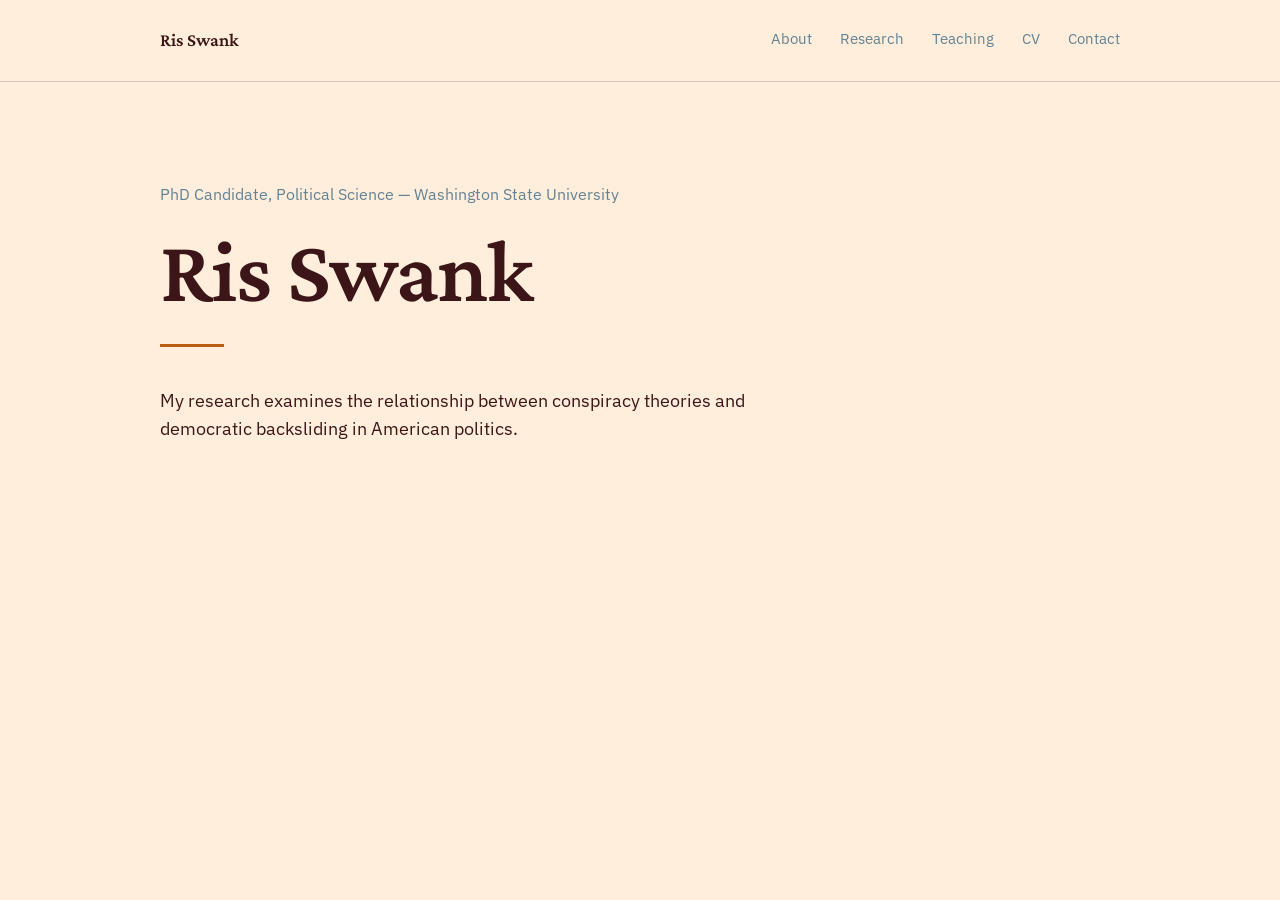
<file: index.html>
<!DOCTYPE html>
<html lang="en">
<head>
<meta charset="UTF-8">
<meta name="viewport" content="width=device-width, initial-scale=1.0">
<title>Ris Swank — Political Science, Washington State University</title>
<link rel="preconnect" href="https://fonts.googleapis.com">
<link rel="preconnect" href="https://fonts.gstatic.com" crossorigin>
<link href="https://fonts.googleapis.com/css2?family=Crimson+Pro:wght@600&family=IBM+Plex+Sans:wght@400;500;600&display=swap" rel="stylesheet">
<link rel="stylesheet" href="styles.css">
</head>
<body>

<header>
  <div class="header-inner">
    <div class="wordmark">Ris Swank</div>
    <nav>
      <a href="about.html">About</a>
      <a href="research.html">Research</a>
      <a href="teaching.html">Teaching</a>
      <a href="cv.html">CV</a>
      <a href="contact.html">Contact</a>
    </nav>
  </div>
</header>

<section class="hero">
  <div class="wrap">
    <p class="kicker">PhD Candidate, Political Science — Washington State University</p>
    <h1 class="hero-name">Ris Swank</h1>
    <hr class="hero-rule">

    <div class="hero-summary">
      <p>My research examines the relationship between conspiracy theories and democratic backsliding in American politics.</p>
    </div>
  </div>
</section>

</body>
</html>
</file>
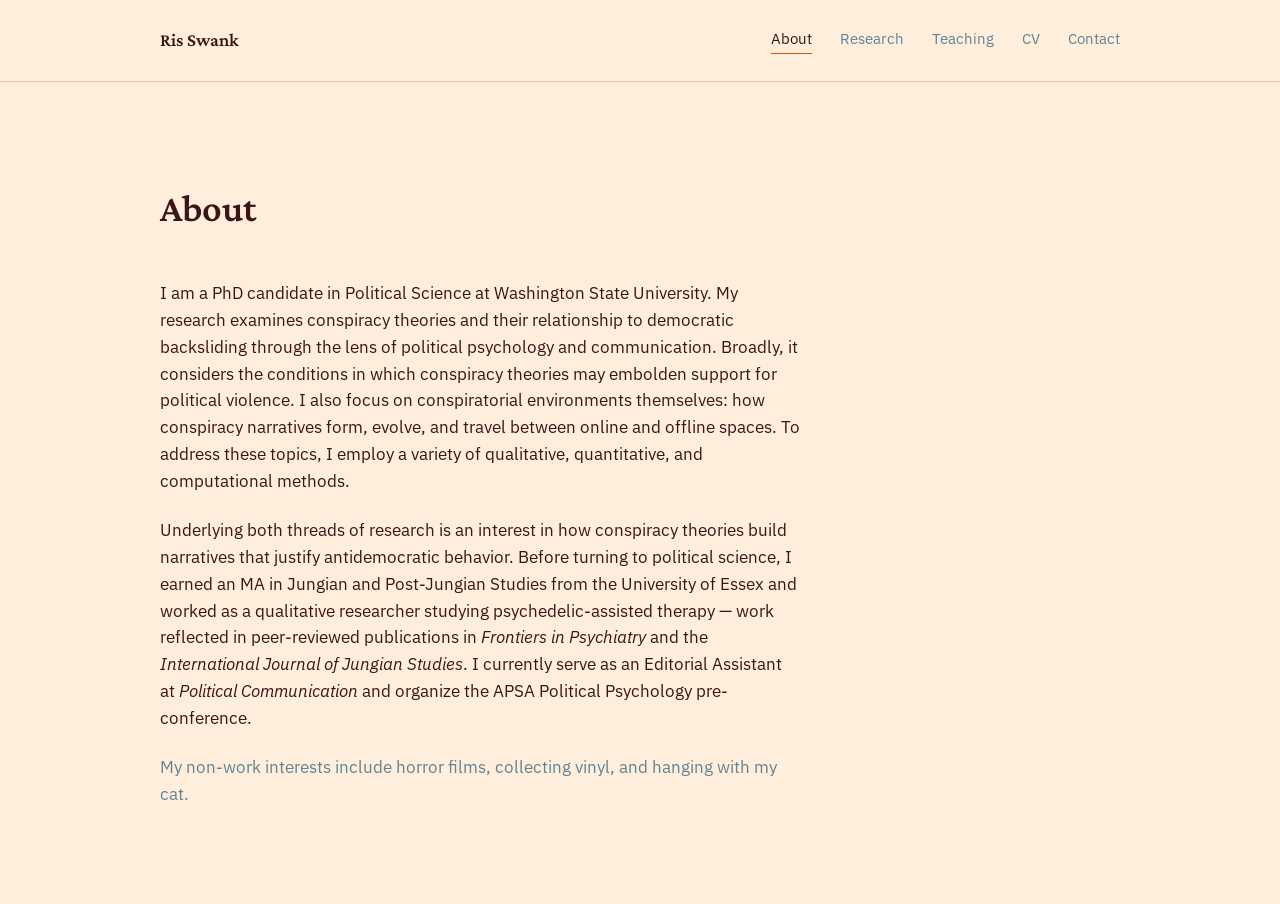
<file: about.html>
<!DOCTYPE html>
<html lang="en">
<head>
<meta charset="UTF-8">
<meta name="viewport" content="width=device-width, initial-scale=1.0">
<title>About — Ris Swank</title>
<link rel="preconnect" href="https://fonts.googleapis.com">
<link rel="preconnect" href="https://fonts.gstatic.com" crossorigin>
<link href="https://fonts.googleapis.com/css2?family=Crimson+Pro:wght@600&family=IBM+Plex+Sans:wght@400;500;600&display=swap" rel="stylesheet">
<link rel="stylesheet" href="styles.css">
</head>
<body>

<header>
  <div class="header-inner">
    <div class="wordmark"><a href="index.html">Ris Swank</a></div>
    <nav>
      <a href="about.html" class="active">About</a>
      <a href="research.html">Research</a>
      <a href="teaching.html">Teaching</a>
      <a href="cv.html">CV</a>
      <a href="contact.html">Contact</a>
    </nav>
  </div>
</header>

<section class="page">
  <div class="wrap">
    <h2>About</h2>
    <div class="about-body">
      <p>I am a PhD candidate in Political Science at Washington State University. My research examines conspiracy theories and their relationship to democratic backsliding through the lens of political psychology and communication. Broadly, it considers the conditions in which conspiracy theories may embolden support for political violence. I also focus on conspiratorial environments themselves: how conspiracy narratives form, evolve, and travel between online and offline spaces. To address these topics, I employ a variety of qualitative, quantitative, and computational methods.</p>
      <p>Underlying both threads of research is an interest in how conspiracy theories build narratives that justify antidemocratic behavior. Before turning to political science, I earned an MA in Jungian and Post-Jungian Studies from the University of Essex and worked as a qualitative researcher studying psychedelic-assisted therapy — work reflected in peer-reviewed publications in <em>Frontiers in Psychiatry</em> and the <em>International Journal of Jungian Studies</em>. I currently serve as an Editorial Assistant at <em>Political Communication</em> and organize the APSA Political Psychology pre-conference.</p>
      <p class="about-closing">My non-work interests include horror films, collecting vinyl, and hanging with my cat.</p>
    </div>
  </div>
</section>

</body>
</html>
</file>
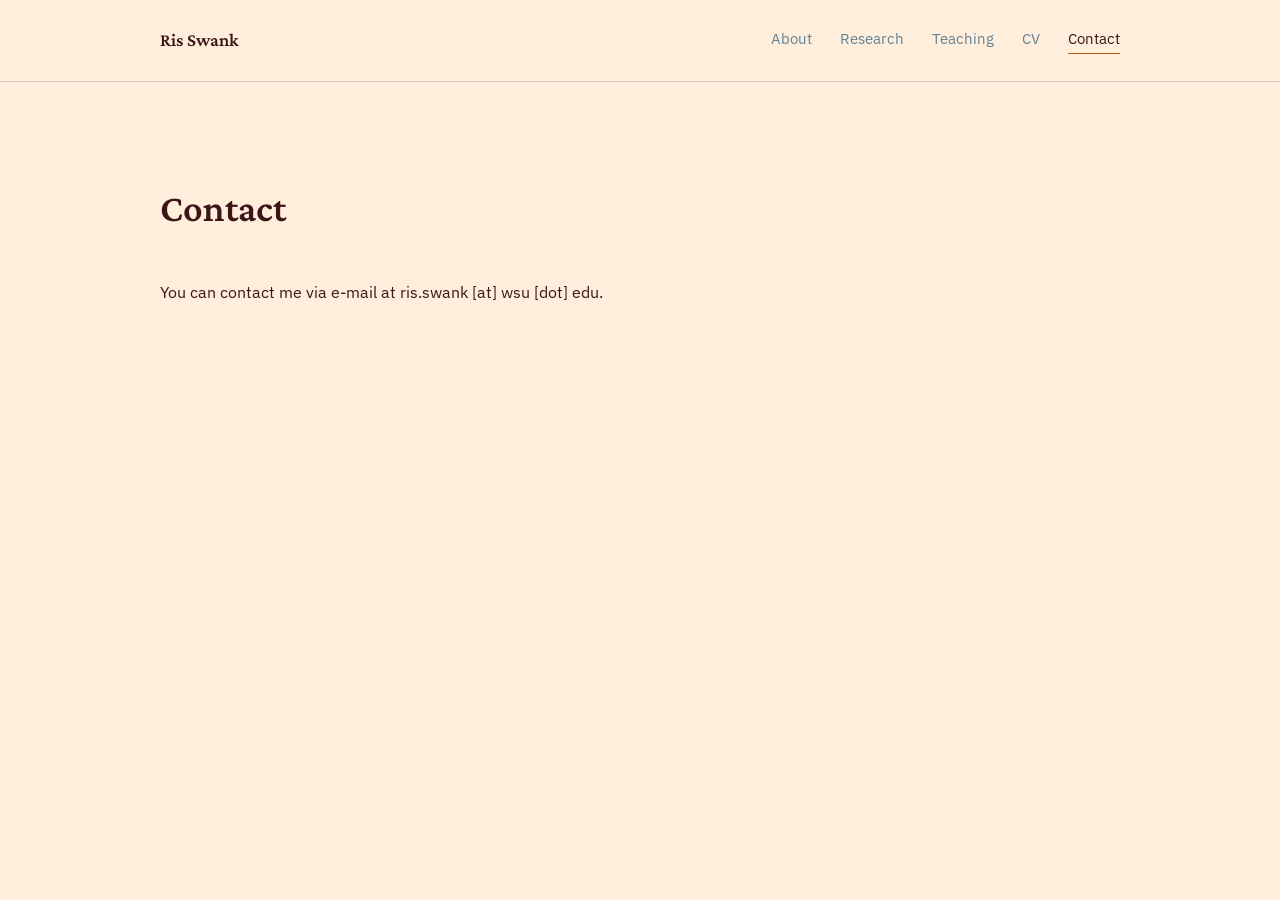
<file: contact.html>
<!DOCTYPE html>
<html lang="en">
<head>
<meta charset="UTF-8">
<meta name="viewport" content="width=device-width, initial-scale=1.0">
<title>Contact — Ris Swank</title>
<link rel="preconnect" href="https://fonts.googleapis.com">
<link rel="preconnect" href="https://fonts.gstatic.com" crossorigin>
<link href="https://fonts.googleapis.com/css2?family=Crimson+Pro:wght@600&family=IBM+Plex+Sans:wght@400;500;600&display=swap" rel="stylesheet">
<link rel="stylesheet" href="styles.css">
</head>
<body>

<header>
  <div class="header-inner">
    <div class="wordmark"><a href="index.html">Ris Swank</a></div>
    <nav>
      <a href="about.html">About</a>
      <a href="research.html">Research</a>
      <a href="teaching.html">Teaching</a>
      <a href="cv.html">CV</a>
      <a href="contact.html" class="active">Contact</a>
    </nav>
  </div>
</header>

<section class="page">
  <div class="wrap">
    <h2>Contact</h2>
    <p>You can contact me via e-mail at ris.swank [at] wsu [dot] edu.</p>
  </div>
</section>

</body>
</html>
</file>
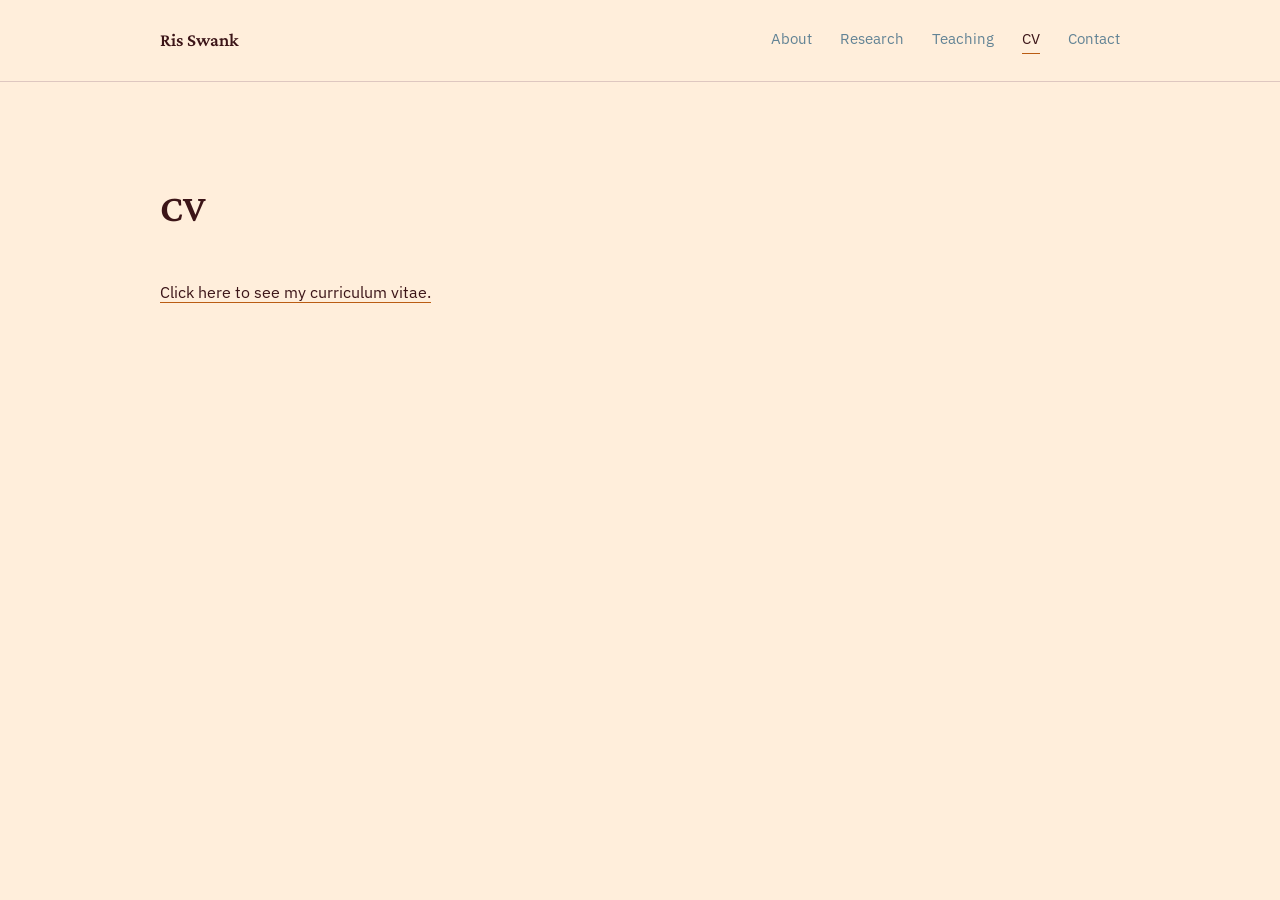
<file: cv.html>
<!DOCTYPE html>
<html lang="en">
<head>
<meta charset="UTF-8">
<meta name="viewport" content="width=device-width, initial-scale=1.0">
<title>CV — Ris Swank</title>
<link rel="preconnect" href="https://fonts.googleapis.com">
<link rel="preconnect" href="https://fonts.gstatic.com" crossorigin>
<link href="https://fonts.googleapis.com/css2?family=Crimson+Pro:wght@600&family=IBM+Plex+Sans:wght@400;500;600&display=swap" rel="stylesheet">
<link rel="stylesheet" href="styles.css">
</head>
<body>

<header>
  <div class="header-inner">
    <div class="wordmark"><a href="index.html">Ris Swank</a></div>
    <nav>
      <a href="about.html">About</a>
      <a href="research.html">Research</a>
      <a href="teaching.html">Teaching</a>
      <a href="cv.html" class="active">CV</a>
      <a href="contact.html">Contact</a>
    </nav>
  </div>
</header>

<section class="page">
  <div class="wrap">
    <h2>CV</h2>
    <p><a href="CV.pdf" target="_blank" rel="noopener">Click here to see my curriculum vitae.</a></p>
  </div>
</section>

</body>
</html>
</file>
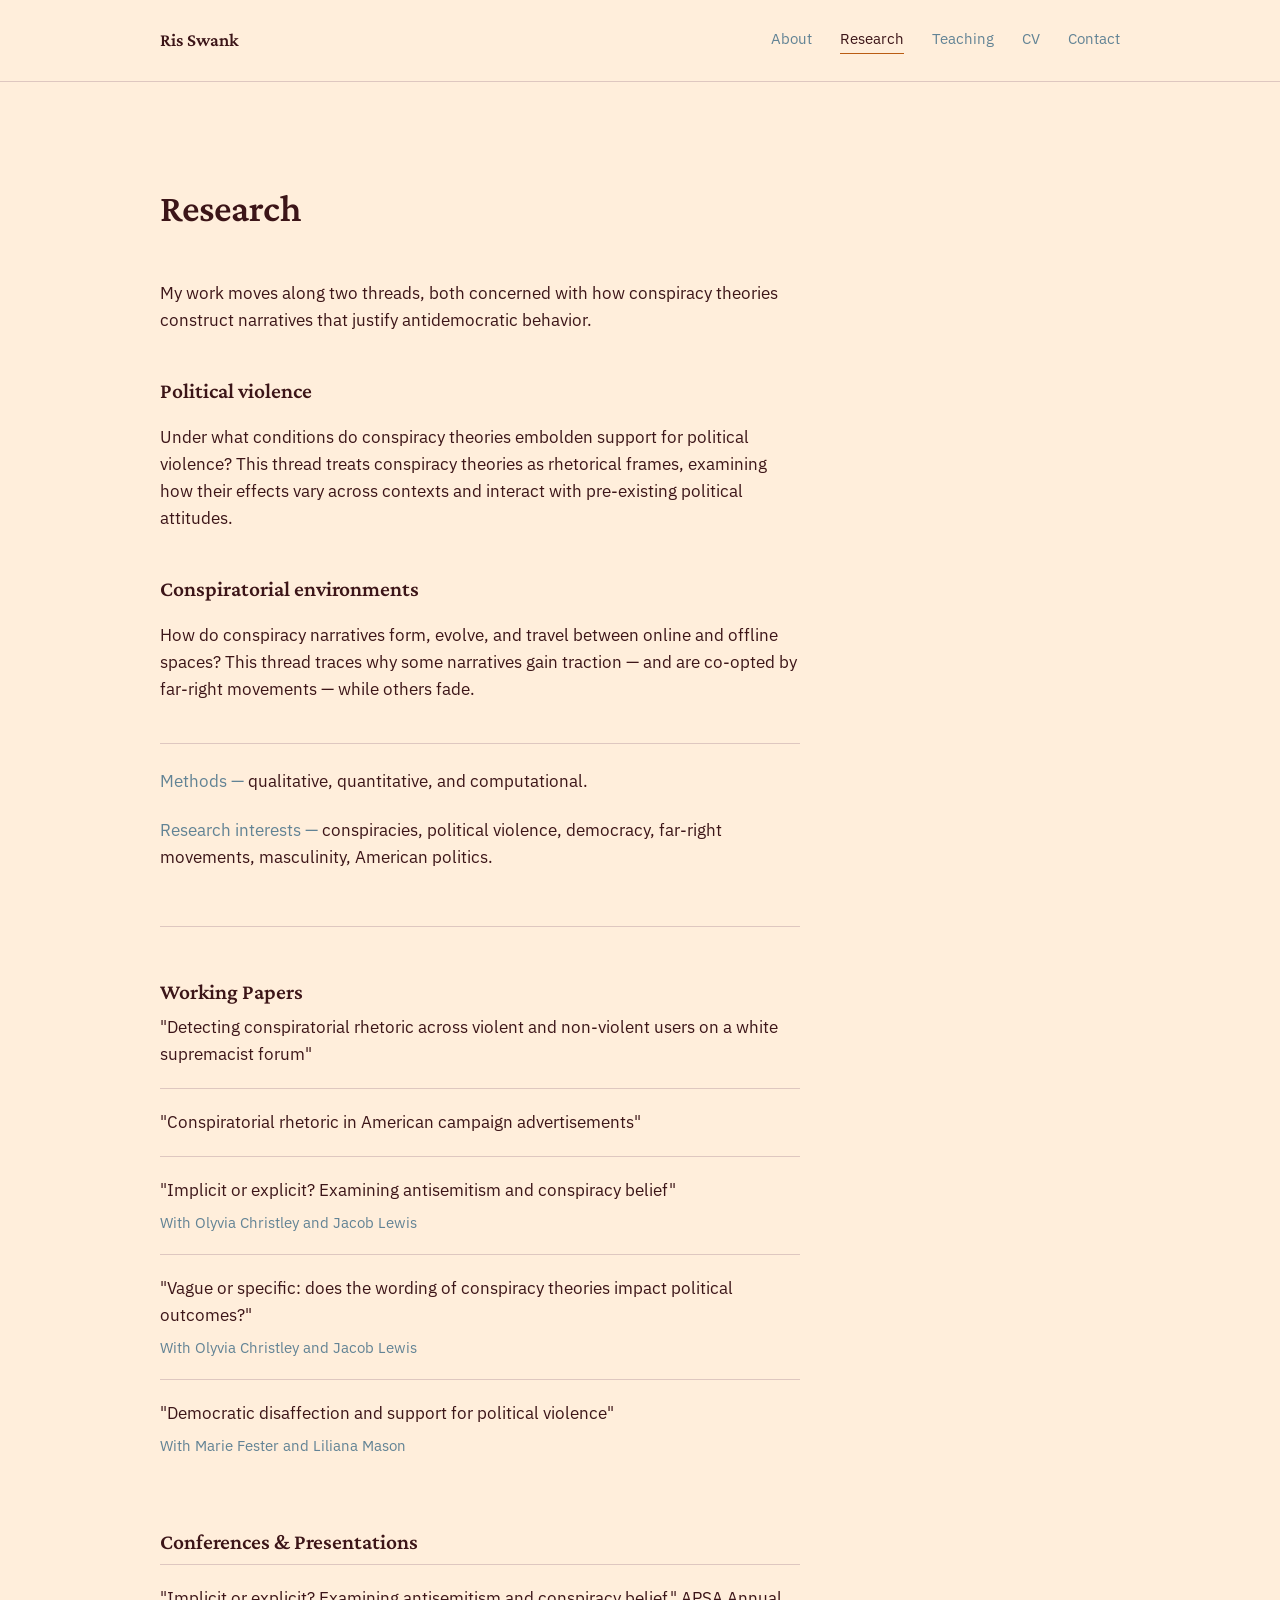
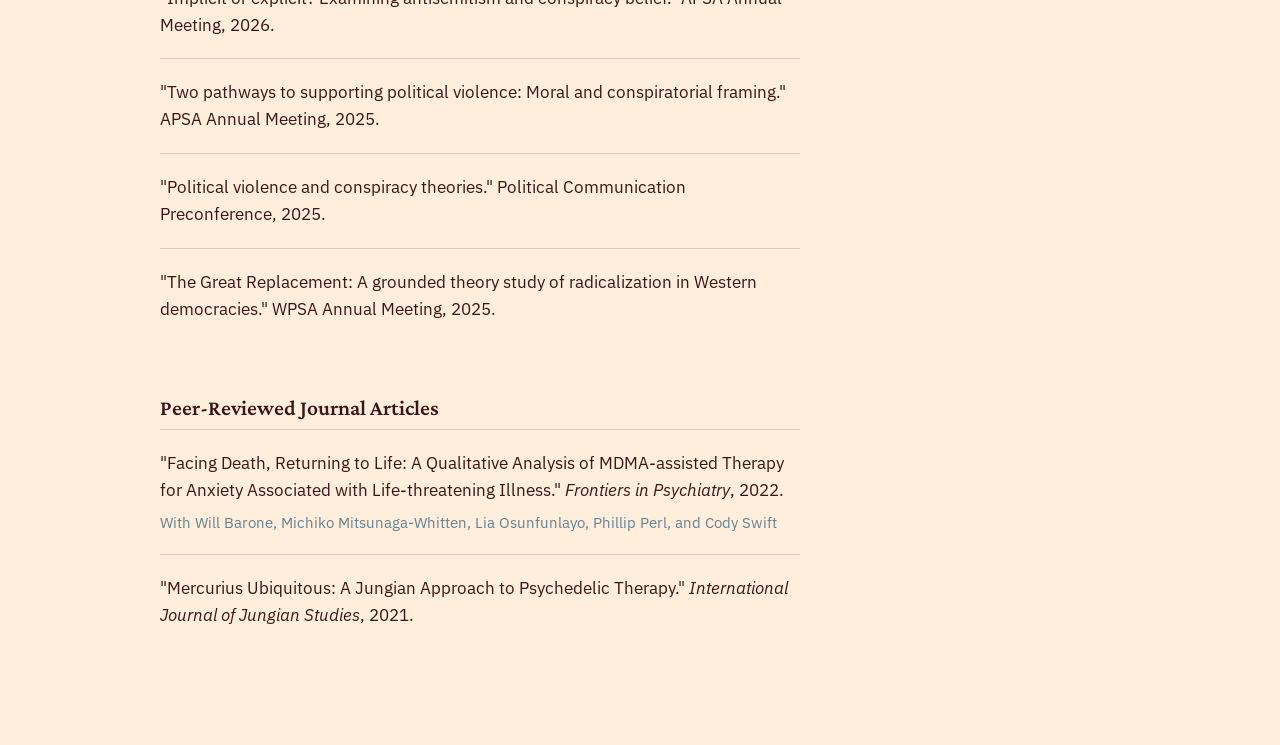
<file: research.html>
<!DOCTYPE html>
<html lang="en">
<head>
<meta charset="UTF-8">
<meta name="viewport" content="width=device-width, initial-scale=1.0">
<title>Research — Ris Swank</title>
<link rel="preconnect" href="https://fonts.googleapis.com">
<link rel="preconnect" href="https://fonts.gstatic.com" crossorigin>
<link href="https://fonts.googleapis.com/css2?family=Crimson+Pro:wght@600&family=IBM+Plex+Sans:wght@400;500;600&display=swap" rel="stylesheet">
<link rel="stylesheet" href="styles.css">
</head>
<body>

<header>
  <div class="header-inner">
    <div class="wordmark"><a href="index.html">Ris Swank</a></div>
    <nav>
      <a href="about.html">About</a>
      <a href="research.html" class="active">Research</a>
      <a href="teaching.html">Teaching</a>
      <a href="cv.html">CV</a>
      <a href="contact.html">Contact</a>
    </nav>
  </div>
</header>

<section class="page">
  <div class="wrap">
    <h2>Research</h2>
    <div class="research-body">
      <p>My work moves along two threads, both concerned with how conspiracy theories construct narratives that justify antidemocratic behavior.</p>

      <h3>Political violence</h3>
      <p>Under what conditions do conspiracy theories embolden support for political violence? This thread treats conspiracy theories as rhetorical frames, examining how their effects vary across contexts and interact with pre-existing political attitudes.</p>

      <h3>Conspiratorial environments</h3>
      <p>How do conspiracy narratives form, evolve, and travel between online and offline spaces? This thread traces why some narratives gain traction — and are co-opted by far-right movements — while others fade.</p>

      <p class="meta-line"><span class="meta-label">Methods — </span>qualitative, quantitative, and computational.</p>
      <p class="meta-line" style="margin-top: 20px; padding-top: 0; border-top: none;"><span class="meta-label">Research interests — </span>conspiracies, political violence, democracy, far-right movements, masculinity, American politics.</p>
    </div>

    <div class="pub-body">

      <h3>Working Papers</h3>

      <div class="pub-entry">
        <p>"Detecting conspiratorial rhetoric across violent and non-violent users on a white supremacist forum"</p>
      </div>
      <div class="pub-entry">
        <p>"Conspiratorial rhetoric in American campaign advertisements"</p>
      </div>
      <div class="pub-entry">
        <p>"Implicit or explicit? Examining antisemitism and conspiracy belief"
          <span class="pub-coauthors">With Olyvia Christley and Jacob Lewis</span>
        </p>
      </div>
      <div class="pub-entry">
        <p>"Vague or specific: does the wording of conspiracy theories impact political outcomes?"
          <span class="pub-coauthors">With Olyvia Christley and Jacob Lewis</span>
        </p>
      </div>
      <div class="pub-entry">
        <p>"Democratic disaffection and support for political violence"
          <span class="pub-coauthors">With Marie Fester and Liliana Mason</span>
        </p>
      </div>

      <h3>Conferences &amp; Presentations</h3>

      <div class="pub-entry">
        <p>"Implicit or explicit? Examining antisemitism and conspiracy belief." APSA Annual Meeting, 2026.</p>
      </div>
      <div class="pub-entry">
        <p>"Two pathways to supporting political violence: Moral and conspiratorial framing." APSA Annual Meeting, 2025.</p>
      </div>
      <div class="pub-entry">
        <p>"Political violence and conspiracy theories." Political Communication Preconference, 2025.</p>
      </div>
      <div class="pub-entry">
        <p>"The Great Replacement: A grounded theory study of radicalization in Western democracies." WPSA Annual Meeting, 2025.</p>
      </div>

      <h3>Peer-Reviewed Journal Articles</h3>

      <div class="pub-entry">
        <p>"Facing Death, Returning to Life: A Qualitative Analysis of MDMA-assisted Therapy for Anxiety Associated with Life-threatening Illness." <em>Frontiers in Psychiatry</em>, 2022.
          <span class="pub-coauthors">With Will Barone, Michiko Mitsunaga-Whitten, Lia Osunfunlayo, Phillip Perl, and Cody Swift</span>
        </p>
      </div>
      <div class="pub-entry">
        <p>"Mercurius Ubiquitous: A Jungian Approach to Psychedelic Therapy." <em>International Journal of Jungian Studies</em>, 2021.</p>
      </div>

    </div>
  </div>
</section>

</body>
</html>
</file>
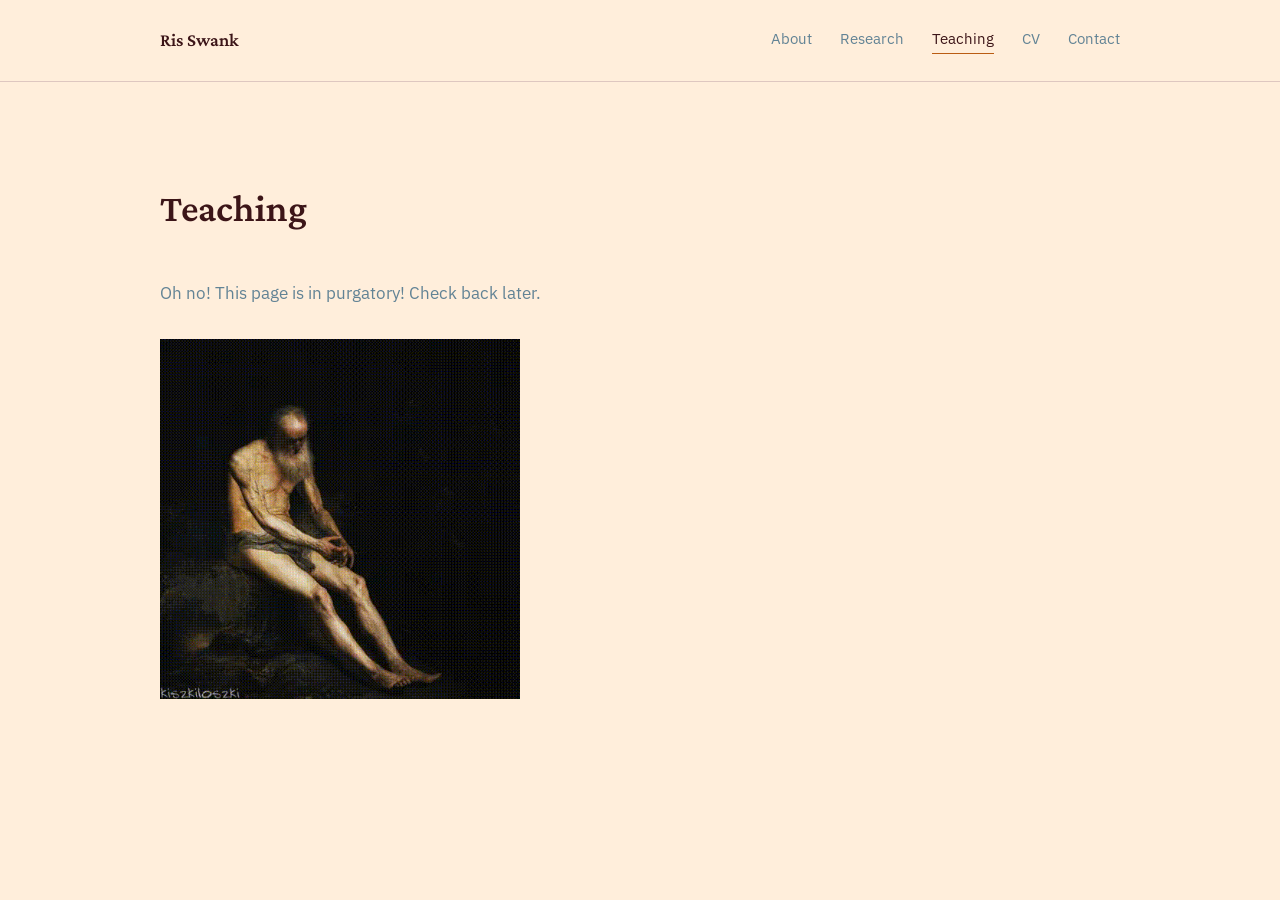
<file: teaching.html>
<!DOCTYPE html>
<html lang="en">
<head>
<meta charset="UTF-8">
<meta name="viewport" content="width=device-width, initial-scale=1.0">
<title>Teaching — Ris Swank</title>
<link rel="preconnect" href="https://fonts.googleapis.com">
<link rel="preconnect" href="https://fonts.gstatic.com" crossorigin>
<link href="https://fonts.googleapis.com/css2?family=Crimson+Pro:wght@600&family=IBM+Plex+Sans:wght@400;500;600&display=swap" rel="stylesheet">
<link rel="stylesheet" href="styles.css">
</head>
<body>

<header>
  <div class="header-inner">
    <div class="wordmark"><a href="index.html">Ris Swank</a></div>
    <nav>
      <a href="about.html">About</a>
      <a href="research.html">Research</a>
      <a href="teaching.html" class="active">Teaching</a>
      <a href="cv.html">CV</a>
      <a href="contact.html">Contact</a>
    </nav>
  </div>
</header>

<section class="page">
  <div class="wrap">
    <h2>Teaching</h2>
    <p class="placeholder-note">Oh no! This page is in purgatory! Check back later.</p>
    <img src="purgatory.gif" alt="Placeholder animation" class="purgatory-gif">
  </div>
</section>

</body>
</html>
</file>
<file: styles.css>
:root{
  --ink: #3C1518;
  --paper: #ffeedb;

  --accent: #BA5C12;
  --secondary: #628395;
  --line: rgba(162,126,142,0.35);

  --font-serif: 'Crimson Pro', serif;
  --font-sans: 'IBM Plex Sans', sans-serif;
}

*{ box-sizing: border-box; }
body{
  margin:0;
  background: var(--paper);
  color: var(--ink);
  font-family: var(--font-sans);
  line-height: 1.6;
  -webkit-font-smoothing: antialiased;
}
a{ color: inherit; text-decoration: none; }
::selection{ background: var(--accent); color: var(--paper); }

.wrap{
  max-width: 1040px;
  margin: 0 auto;
  padding: 0 40px;
}

/* ---------- HEADER ---------- */
header{
  border-bottom: 1px solid var(--line);
}
.header-inner{
  display:flex;
  align-items:center;
  justify-content: space-between;
  padding: 26px 40px;
  max-width: 1040px;
  margin: 0 auto;
  gap: 24px;
  flex-wrap: wrap;
}
.wordmark{
  font-family: var(--font-serif);
  font-weight: 600;
  font-size: 1.15rem;
}
nav{
  display:flex;
  gap: 28px;
  flex-wrap: wrap;
  font-size: 0.92rem;
}
nav a{
  color: var(--secondary);
  transition: color .15s ease;
  padding-bottom: 2px;
  border-bottom: 1px solid transparent;
}
nav a:hover{
  color: var(--ink);
  border-color: var(--accent);
}
nav a.active{
  color: var(--ink);
  border-color: var(--accent);
}

/* ---------- HERO (landing page only) ---------- */
.hero{
  padding: 100px 0 96px;
}
.hero .kicker{
  font-family: var(--font-sans);
  font-size: 1rem;
  color: var(--secondary);
  margin: 0 0 18px;
}
h1.hero-name{
  font-family: var(--font-serif);
  font-weight: 600;
  font-size: clamp(3.2rem, 8vw, 5.6rem);
  line-height: 1;
  margin: 0 0 28px;
  letter-spacing: -0.01em;
  color: var(--ink);
}
.hero-rule{
  width: 64px;
  height: 3px;
  background: var(--accent);
  border: none;
  margin: 0 0 40px;
}
.hero-summary{
  max-width: 640px;
}
.hero-summary p{
  font-size: 1.1rem;
  color: var(--ink);
  margin: 0;
}

@media (max-width: 640px){
  .header-inner{ padding: 20px 24px; }
  .wrap{ padding: 0 24px; }
  nav{ gap: 18px; font-size: 0.86rem; }
  .hero{ padding: 64px 0 56px; }
}

/* ---------- PAGE HEADING (subpages) ---------- */
.page{
  padding: 96px 0;
}
h2{
  font-family: var(--font-serif);
  font-weight: 600;
  font-size: clamp(1.9rem, 3.4vw, 2.4rem);
  margin: 0 0 40px;
}

@media (max-width: 640px){
  .page{ padding: 64px 0; }
}

/* ---------- ABOUT ---------- */
.about-body{
  max-width: 640px;
}
.about-body p{
  font-size: 1.05rem;
  color: var(--ink);
  margin: 0 0 22px;
}
.about-body p:last-child{ margin-bottom: 0; }
.about-body em{ font-style: italic; }
.about-closing{
  color: var(--secondary) !important;
}

/* ---------- RESEARCH ---------- */
.research-body{
  max-width: 640px;
}
.research-body p{
  font-size: 1.05rem;
  color: var(--ink);
  margin: 0 0 22px;
}
.research-body h3{
  font-family: var(--font-serif);
  font-weight: 600;
  font-size: 1.35rem;
  margin: 40px 0 16px;
}
.research-body h3:first-child{ margin-top: 0; }
.research-body .meta-line{
  margin-top: 40px;
  padding-top: 24px;
  border-top: 1px solid var(--line);
}
.research-body .meta-line:last-child{ margin-bottom: 0; }
.research-body .meta-label{
  color: var(--secondary);
}

/* ---------- PUBLICATIONS (nested at bottom of Research page) ---------- */
.pub-body{
  max-width: 640px;
  margin-top: 56px;
  padding-top: 48px;
  border-top: 1px solid var(--line);
}
.pub-body h3{
  font-family: var(--font-serif);
  font-weight: 600;
  font-size: 1.35rem;
  margin: 48px 0 4px;
}
.pub-body h3:first-child{ margin-top: 0; }
.pub-note{
  color: var(--secondary);
  font-size: 0.95rem;
  margin: 0 0 20px;
}
.pub-entry{
  padding: 20px 0;
  border-top: 1px solid var(--line);
}
.pub-entry:first-of-type{
  border-top: none;
  padding-top: 0;
}
.pub-entry p{
  margin: 0;
  font-size: 1.05rem;
  color: var(--ink);
}
.pub-entry em{ font-style: italic; }
.pub-coauthors{
  display: block;
  color: var(--secondary);
  font-size: 0.95rem;
  margin-top: 6px;
}

/* ---------- PLACEHOLDER (pages not yet built) ---------- */
.placeholder-note{
  color: var(--secondary);
  font-size: 1.05rem;
  max-width: 640px;
}
.purgatory-gif{
  display: block;
  max-width: 360px;
  width: 100%;
  height: auto;
  margin-top: 32px;
}
.page a:not(.wordmark a){
  color: var(--ink);
  text-decoration: none;
  border-bottom: 1px solid var(--accent);
  transition: color .15s ease;
}
.page a:not(.wordmark a):hover{
  color: var(--accent);
}

a:focus-visible{
  outline: 2px solid var(--accent);
  outline-offset: 3px;
}
</file>
